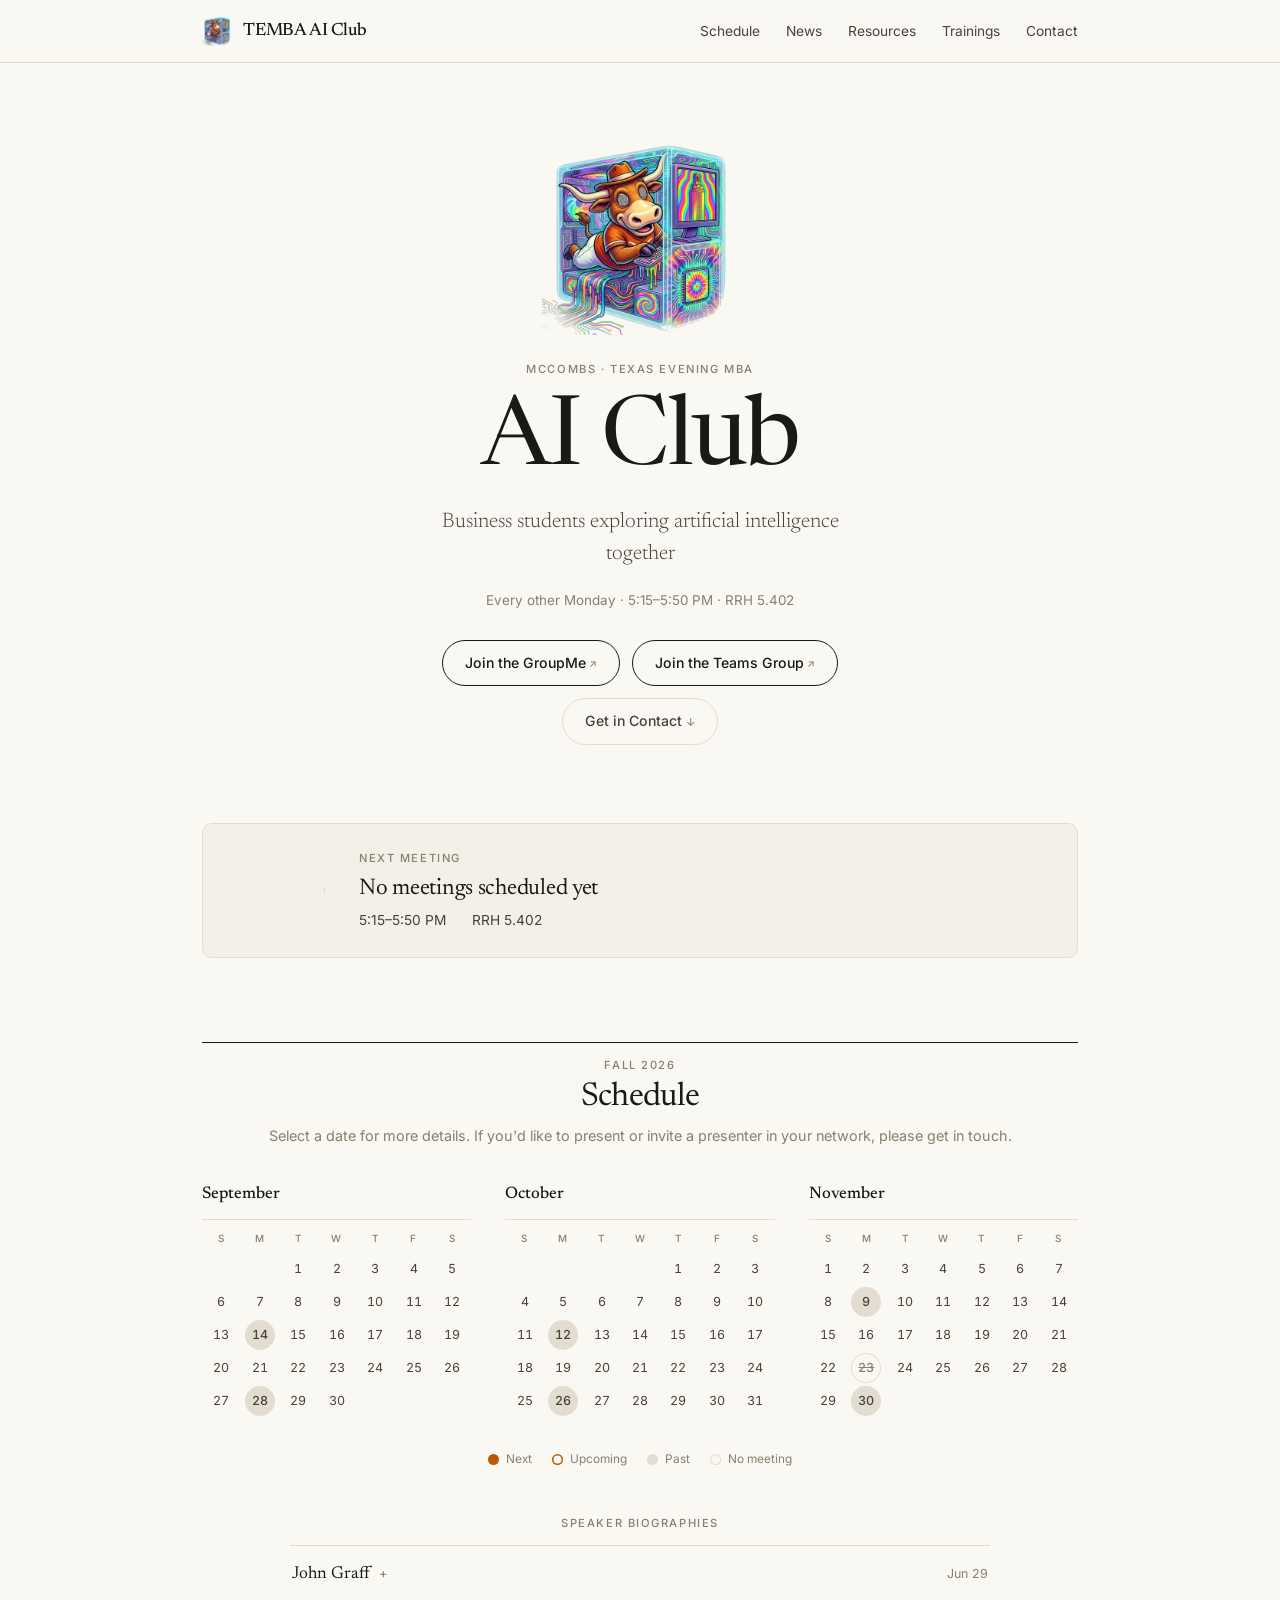
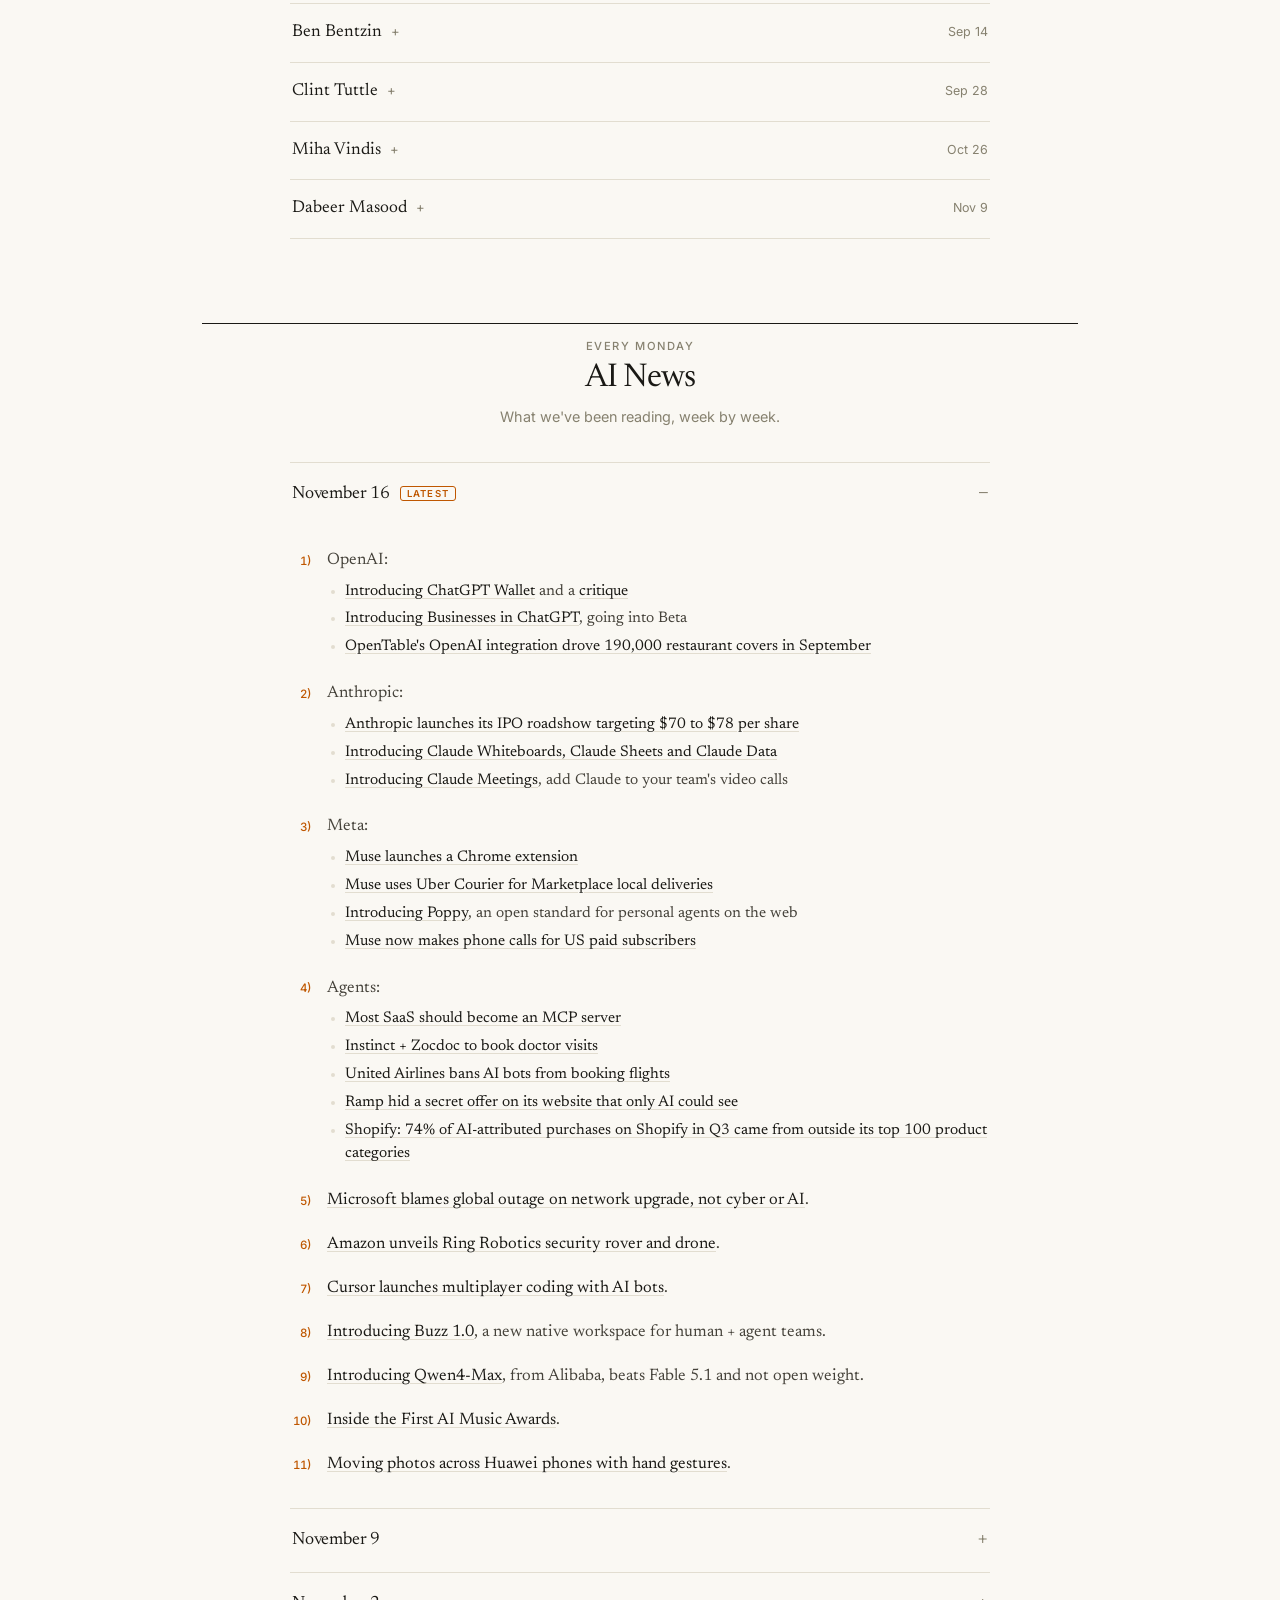
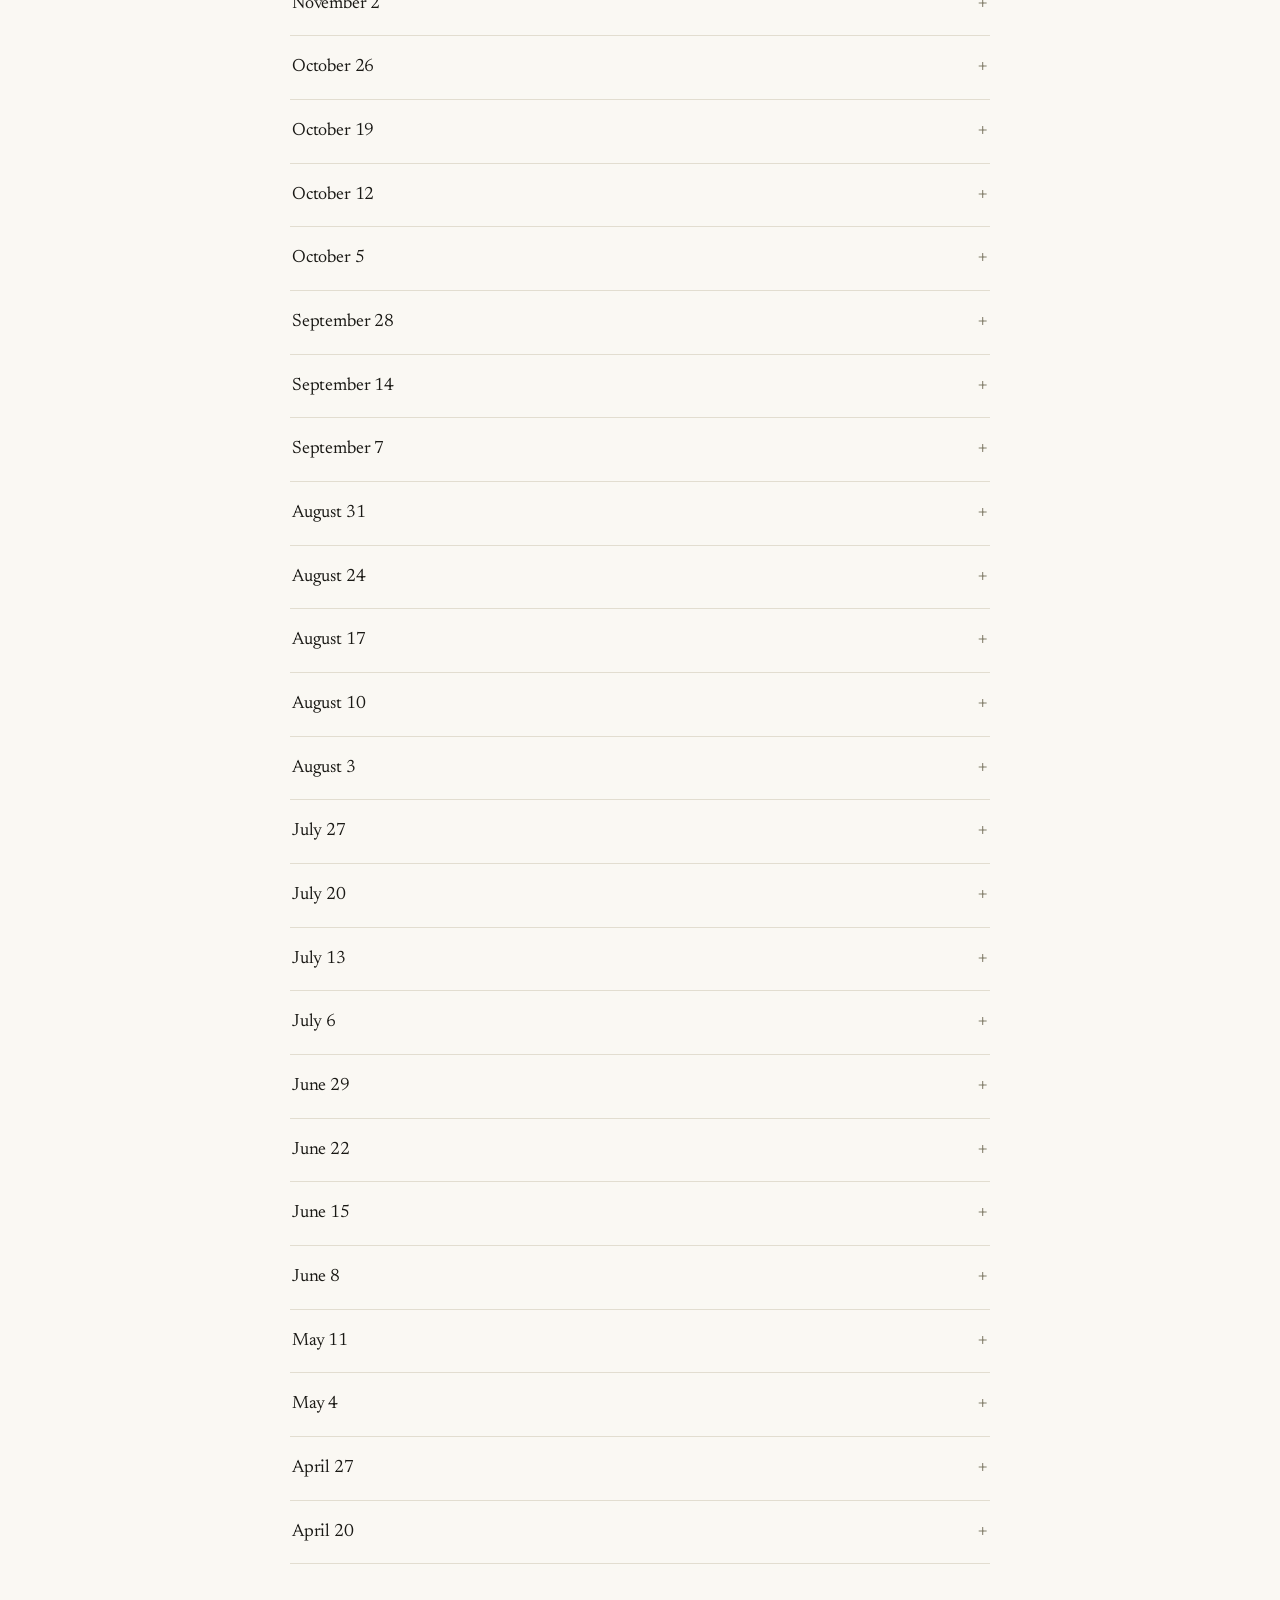
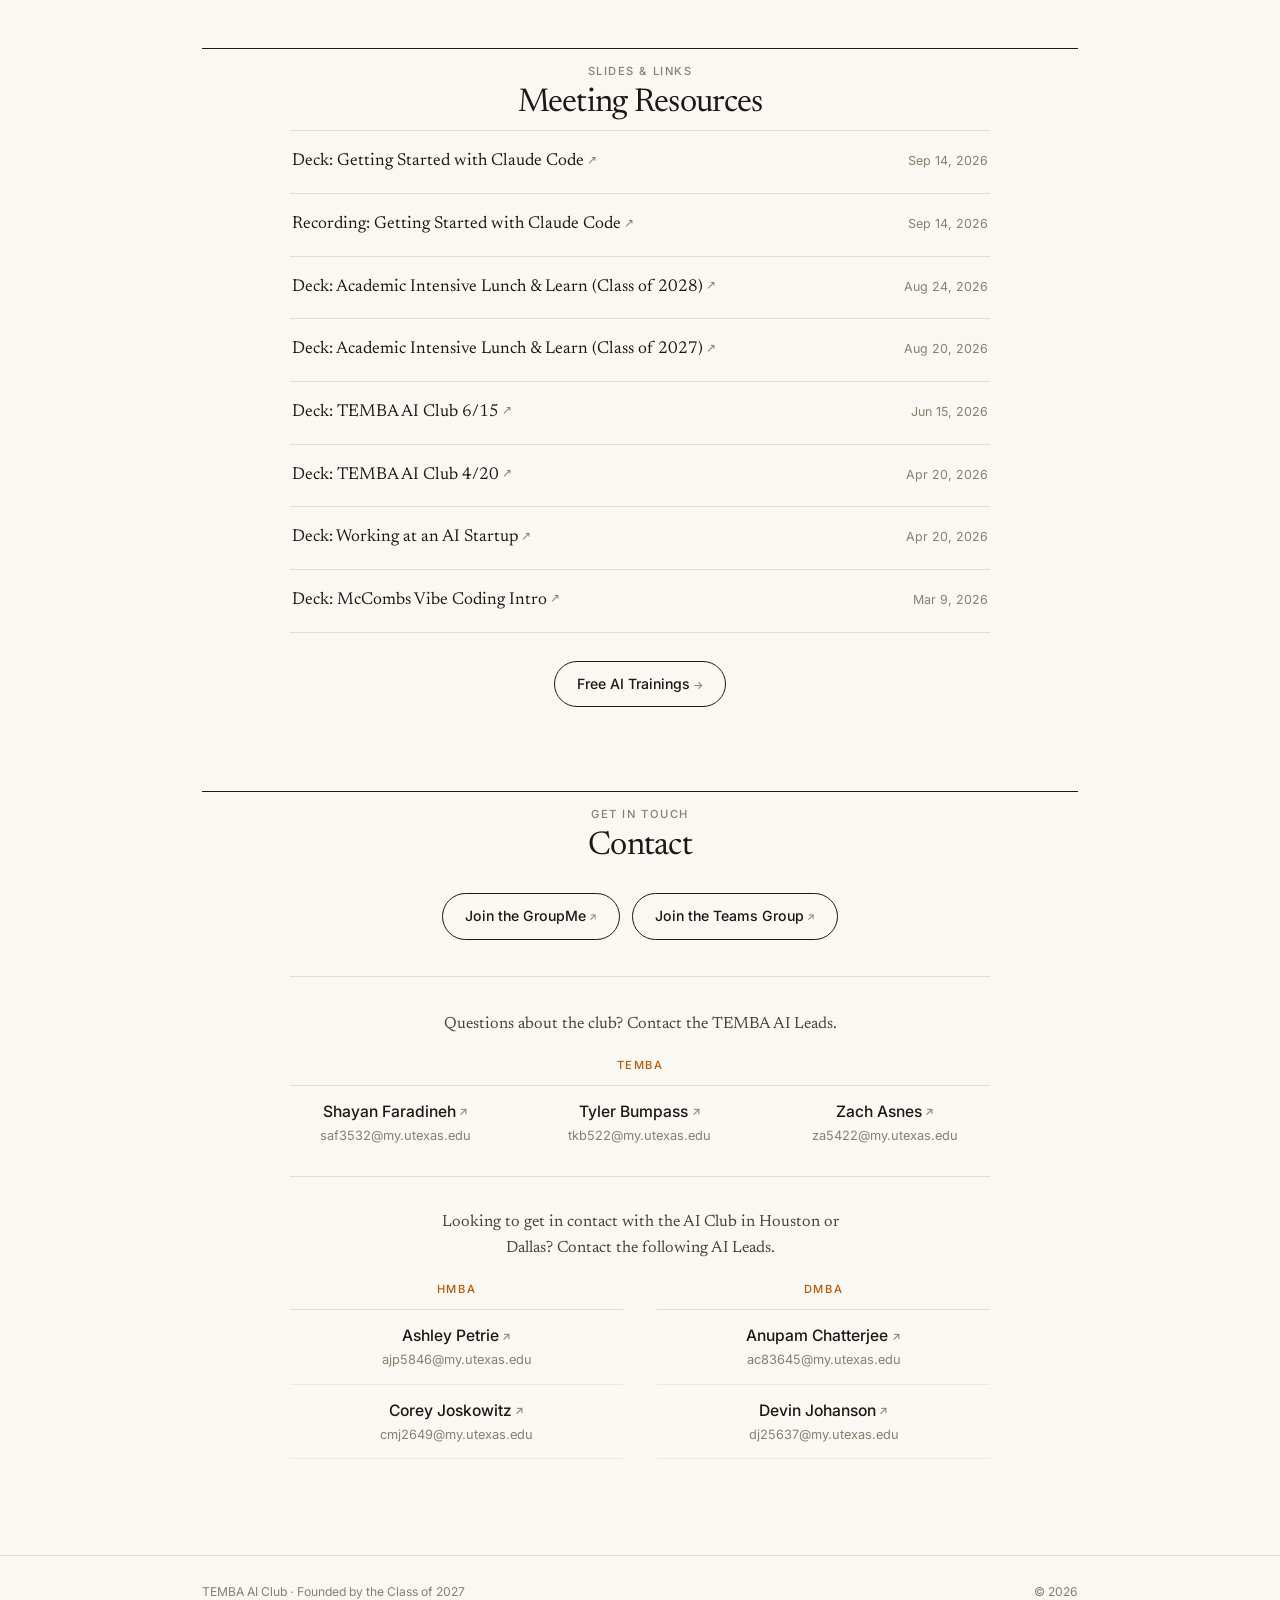
<file: index.html>
<!DOCTYPE html>
<html lang="en">
<head>
  <meta charset="UTF-8" />
  <meta name="viewport" content="width=device-width, initial-scale=1.0" />
  <title>Texas McCombs Evening MBA AI Club</title>
  <meta name="description" content="Texas McCombs Evening MBA AI Club. We knowledge share across AI & build things." />
  <meta property="og:title" content="Texas McCombs Evening MBA AI Club" />
  <meta property="og:description" content="A community of Texas McCombs Evening MBA students where we knowledge share across AI & build things together." />
  <meta property="og:image" content="https://temba-ai.vercel.app/logo.png" />
  <meta property="og:type" content="website" />
  <meta name="twitter:card" content="summary_large_image" />
  <meta name="twitter:title" content="Texas McCombs Evening MBA AI Club" />
  <meta name="twitter:description" content="A community of Texas McCombs Evening MBA students where we knowledge share across AI & build things together." />
  <meta name="twitter:image" content="https://temba-ai.vercel.app/logo.png" />
  <link rel="preconnect" href="https://fonts.googleapis.com" />
  <link rel="preconnect" href="https://fonts.gstatic.com" crossorigin />
  <link href="https://fonts.googleapis.com/css2?family=Newsreader:ital,opsz,wght@0,6..72,300..600;1,6..72,300..500&family=Inter:wght@400;500;600&display=swap" rel="stylesheet" />
  <link rel="icon" type="image/png" href="logo.png" />
  <link rel="stylesheet" href="styles.css" />
</head>
<body>
  <header class="masthead">
    <div class="wrap masthead-inner">
      <a class="wordmark" href="#top">
        <img src="logo_transparent_v3.png" alt="" onerror="this.style.display='none'" />
        <span>TEMBA AI Club</span>
      </a>
      <nav class="nav">
        <a href="#schedule">Schedule</a>
        <a href="#news">News</a>
        <a href="#resources">Resources</a>
        <a href="trainings.html">Trainings</a>
        <a href="#contact">Contact</a>
      </nav>
    </div>
  </header>

  <main id="top">
    <!-- Hero -->
    <section class="hero wrap">
      <div class="hero-mark">
        <img src="logo_transparent_v3.png" alt="TEMBA AI Club mascot" onerror="this.parentNode.style.display='none'" />
      </div>
      <p class="eyebrow">McCombs · Texas Evening MBA</p>
      <h1>AI Club</h1>
      <p class="lede" id="hero-tagline">Business students exploring artificial intelligence together</p>
      <p class="standing" id="hero-standing"></p>
      <div class="btn-row">
        <a class="btn" href="https://groupme.com/join_group/113731580/WzIQ0911" target="_blank" rel="noopener">
          Join the GroupMe<span class="ext">↗</span>
        </a>
        <a class="btn" href="https://teams.microsoft.com/l/team/19%3AoRWev19Wh7GdCSD5zrU8Dw3i6icqHihYvRBl53YLvYM1%40thread.tacv2/conversations?groupId=a74f1319-d4fa-4d52-b48a-2cbdb43dae64&amp;tenantId=31d7e2a5-bdd8-414e-9e97-bea998ebdfe1" target="_blank" rel="noopener">
          Join the Teams Group<span class="ext">↗</span>
        </a>
      </div>
      <div class="btn-row btn-row--sub">
        <a class="btn btn-soft" href="#contact">
          Get in Contact<span class="jump">↓</span>
        </a>
      </div>
    </section>

    <!-- Next meeting -->
    <section class="wrap">
      <div class="next" id="next-meeting">
        <div class="next-when">
          <span class="next-month" id="nm-month"></span>
          <span class="next-day" id="nm-daynum"></span>
          <span class="next-weekday" id="nm-weekday"></span>
        </div>
        <div class="next-what">
          <p class="eyebrow">Next meeting</p>
          <h2 id="nm-topic">Loading…</h2>
          <p class="next-meta">
            <span id="nm-time"></span>
            <span class="dot">·</span>
            <span id="nm-room"></span>
          </p>
        </div>
        <p class="next-count" id="nm-countdown"></p>
      </div>
    </section>

    <!-- Schedule -->
    <section class="section wrap" id="schedule">
      <div class="section-head">
        <p class="eyebrow">Fall 2026</p>
        <h2>Schedule</h2>
      </div>
      <p class="section-note">Select a date for more details. If you'd like to present or invite a presenter in your network, please get in touch.</p>
      <div class="calendar" id="calendar"></div>
      <ul class="legend">
        <li><span class="key key-next"></span>Next</li>
        <li><span class="key key-upcoming"></span>Upcoming</li>
        <li><span class="key key-past"></span>Past</li>
        <li><span class="key key-break"></span>No meeting</li>
      </ul>

      <div class="speakers-block" id="speakers-block" hidden>
        <p class="speakers-head">Speaker Biographies</p>
        <div class="speakers" id="speakers"></div>
      </div>
    </section>

    <!-- News -->
    <section class="section wrap" id="news">
      <div class="section-head">
        <p class="eyebrow">Every Monday</p>
        <h2>AI News</h2>
      </div>
      <p class="section-note">What we've been reading, week by week.</p>
      <div class="news" id="news-list"></div>
    </section>

    <!-- Resources -->
    <section class="section wrap" id="resources">
      <div class="section-head">
        <p class="eyebrow">Slides &amp; links</p>
        <h2>Meeting Resources</h2>
      </div>
      <div class="resources" id="resources-list"></div>
      <div class="btn-row">
        <a class="btn" href="trainings.html">
          Free AI Trainings<span class="jump">→</span>
        </a>
      </div>
    </section>

    <!-- Contact -->
    <section class="section wrap" id="contact">
      <div class="section-head">
        <p class="eyebrow">Get in touch</p>
        <h2>Contact</h2>
      </div>

      <div class="btn-row">
        <a class="btn" href="https://groupme.com/join_group/113731580/WzIQ0911" target="_blank" rel="noopener">
          Join the GroupMe<span class="ext">↗</span>
        </a>
        <a class="btn" href="https://teams.microsoft.com/l/team/19%3AoRWev19Wh7GdCSD5zrU8Dw3i6icqHihYvRBl53YLvYM1%40thread.tacv2/conversations?groupId=a74f1319-d4fa-4d52-b48a-2cbdb43dae64&amp;tenantId=31d7e2a5-bdd8-414e-9e97-bea998ebdfe1" target="_blank" rel="noopener">
          Join the Teams Group<span class="ext">↗</span>
        </a>
      </div>

      <div class="leads">
        <div class="leads-part">
          <p class="leads-intro">
            Questions about the club? Contact the TEMBA AI Leads.
          </p>
          <div class="lead-group">
            <p class="lead-program">TEMBA</p>
            <ul class="lead-list lead-list--row">
              <li>
                <a class="lead-name" href="https://www.linkedin.com/in/shayan-faradineh/" target="_blank" rel="noopener">Shayan Faradineh<span class="ext">↗</span></a>
                <a class="lead-email" href="mailto:saf3532@my.utexas.edu">saf3532@my.utexas.edu</a>
              </li>
              <li>
                <a class="lead-name" href="https://www.linkedin.com/in/tylerbumpass/" target="_blank" rel="noopener">Tyler Bumpass<span class="ext">↗</span></a>
                <a class="lead-email" href="mailto:tkb522@my.utexas.edu">tkb522@my.utexas.edu</a>
              </li>
              <li>
                <a class="lead-name" href="https://www.linkedin.com/in/zachary-asnes/" target="_blank" rel="noopener">Zach Asnes<span class="ext">↗</span></a>
                <a class="lead-email" href="mailto:za5422@my.utexas.edu">za5422@my.utexas.edu</a>
              </li>
            </ul>
          </div>
        </div>

        <div class="leads-part">
          <p class="leads-intro">
            Looking to get in contact with the AI Club in Houston or Dallas?
            Contact the following AI Leads.
          </p>
          <div class="leads-grid">
            <div class="lead-group">
              <p class="lead-program">HMBA</p>
              <ul class="lead-list">
                <li>
                  <a class="lead-name" href="https://www.linkedin.com/in/ashley-flanagan-petrie-663194157/" target="_blank" rel="noopener">Ashley Petrie<span class="ext">↗</span></a>
                <a class="lead-email" href="mailto:ajp5846@my.utexas.edu">ajp5846@my.utexas.edu</a>
                </li>
                <li>
                  <a class="lead-name" href="https://www.linkedin.com/in/corey-joskowitz-optimal/" target="_blank" rel="noopener">Corey Joskowitz<span class="ext">↗</span></a>
                <a class="lead-email" href="mailto:cmj2649@my.utexas.edu">cmj2649@my.utexas.edu</a>
                </li>
              </ul>
            </div>
            <div class="lead-group">
              <p class="lead-program">DMBA</p>
              <ul class="lead-list">
                <li>
                  <a class="lead-name" href="https://www.linkedin.com/in/anupamch/" target="_blank" rel="noopener">Anupam Chatterjee<span class="ext">↗</span></a>
                <a class="lead-email" href="mailto:ac83645@my.utexas.edu">ac83645@my.utexas.edu</a>
                </li>
                <li>
                  <a class="lead-name" href="https://www.linkedin.com/in/devin-johanson-71395a5a/" target="_blank" rel="noopener">Devin Johanson<span class="ext">↗</span></a>
                <a class="lead-email" href="mailto:dj25637@my.utexas.edu">dj25637@my.utexas.edu</a>
                </li>
              </ul>
            </div>
          </div>
        </div>
      </div>
    </section>
  </main>

  <footer class="footer">
    <div class="wrap">
      <span>TEMBA AI Club · Founded by the Class of 2027</span>
      <span class="footer-year">© <span id="footer-year"></span></span>
    </div>
  </footer>

  <script src="meetings.js"></script>
  <script src="news-data.js"></script>
  <script src="script.js"></script>
</body>
</html>
</file>
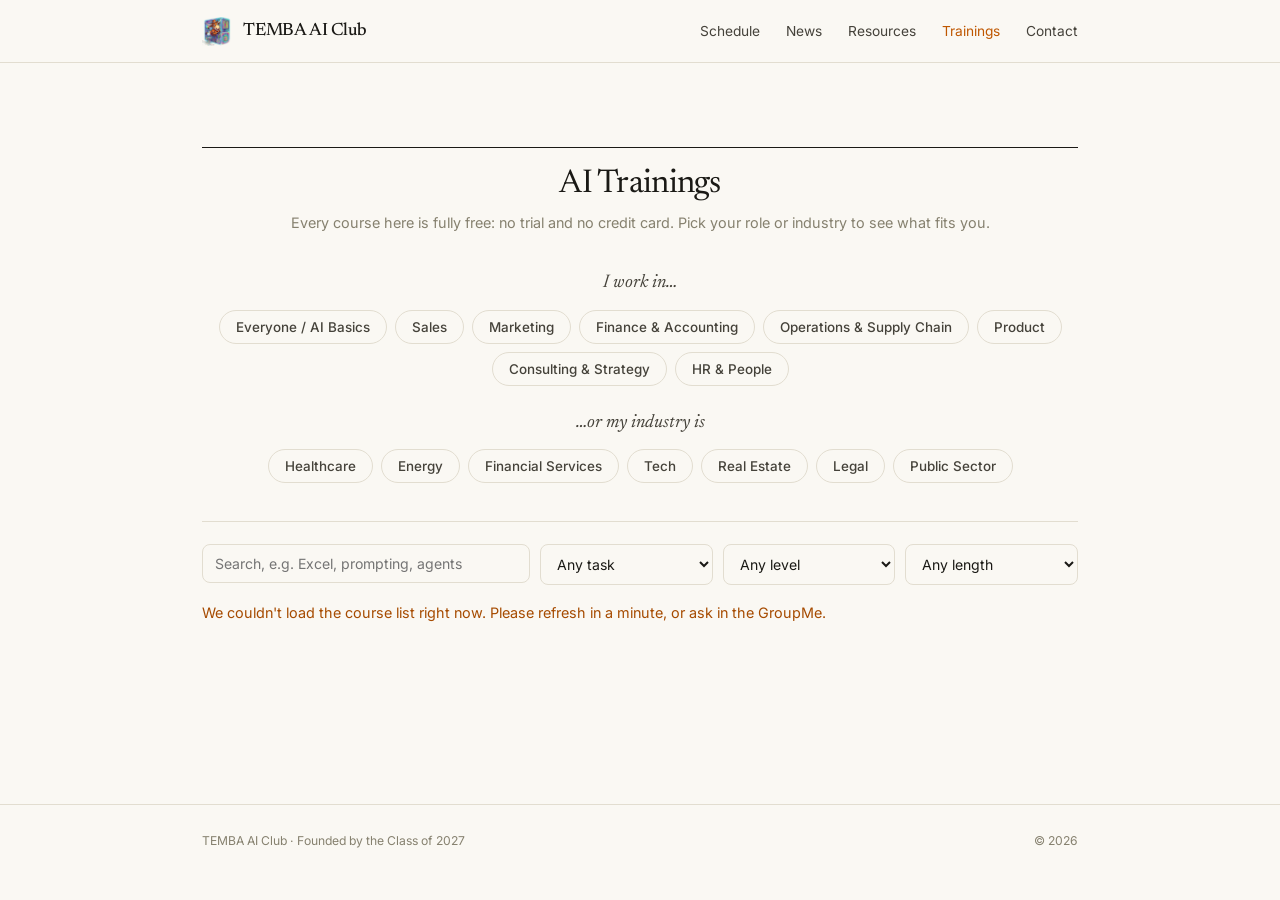
<file: trainings.html>
<!DOCTYPE html>
<html lang="en">
<head>
  <meta charset="UTF-8" />
  <meta name="viewport" content="width=device-width, initial-scale=1.0" />
  <title>Free AI Trainings · TEMBA AI Club</title>
  <meta name="description" content="Free, self-paced AI courses for business students, sorted by role and industry. Curated by the Texas McCombs Evening MBA AI Club." />
  <meta property="og:title" content="Free AI Trainings · TEMBA AI Club" />
  <meta property="og:description" content="Free, self-paced AI courses for business students, sorted by role and industry." />
  <meta property="og:image" content="https://temba-ai.vercel.app/logo.png" />
  <meta property="og:type" content="website" />
  <link rel="preconnect" href="https://fonts.googleapis.com" />
  <link rel="preconnect" href="https://fonts.gstatic.com" crossorigin />
  <link href="https://fonts.googleapis.com/css2?family=Newsreader:ital,opsz,wght@0,6..72,300..600;1,6..72,300..500&family=Inter:wght@400;500;600&display=swap" rel="stylesheet" />
  <link rel="icon" type="image/png" href="logo.png" />
  <link rel="stylesheet" href="styles.css" />
  <link rel="stylesheet" href="trainings.css" />
</head>
<body>
  <header class="masthead">
    <div class="wrap masthead-inner">
      <a class="wordmark" href="index.html#top">
        <img src="logo_transparent_v3.png" alt="" onerror="this.style.display='none'" />
        <span>TEMBA AI Club</span>
      </a>
      <nav class="nav">
        <a href="index.html#schedule">Schedule</a>
        <a href="index.html#news">News</a>
        <a href="index.html#resources">Resources</a>
        <a href="trainings.html" aria-current="page">Trainings</a>
        <a href="index.html#contact">Contact</a>
      </nav>
    </div>
  </header>

  <main id="top">
    <section class="section wrap tr-top">
      <div class="section-head">
        <h2>AI Trainings</h2>
      </div>
      <p class="section-note">Every course here is fully free: no trial and no credit card. Pick your role or industry to see what fits you.</p>

      <div class="tr-picker">
        <p class="tr-label" id="role-label">I work in…</p>
        <div class="tr-chips" id="role-chips" role="group" aria-labelledby="role-label"></div>
        <p class="tr-label" id="industry-label">…or my industry is</p>
        <div class="tr-chips" id="industry-chips" role="group" aria-labelledby="industry-label"></div>
      </div>

      <div class="tr-filters">
        <label class="tr-search">
          <span class="visually-hidden">Search courses</span>
          <input type="search" id="tr-q" placeholder="Search, e.g. Excel, prompting, agents" autocomplete="off" />
        </label>
        <label>
          <span class="visually-hidden">Task</span>
          <select id="tr-task"><option value="">Any task</option></select>
        </label>
        <label>
          <span class="visually-hidden">Level</span>
          <select id="tr-level">
            <option value="">Any level</option>
            <option value="beginner">Beginner</option>
            <option value="intermediate">Intermediate</option>
            <option value="advanced">Advanced</option>
          </select>
        </label>
        <label>
          <span class="visually-hidden">Time</span>
          <select id="tr-time">
            <option value="">Any length</option>
            <option value="short">Under 1 hour</option>
            <option value="medium">1–5 hours</option>
            <option value="long">5+ hours</option>
          </select>
        </label>
      </div>

      <p class="tr-status" id="tr-status" aria-live="polite">Loading courses…</p>
      <div id="tr-results"></div>
    </section>
  </main>

  <footer class="footer">
    <div class="wrap">
      <span>TEMBA AI Club · Founded by the Class of 2027</span>
      <span class="footer-year">© <span id="footer-year"></span></span>
    </div>
  </footer>

  <script src="trainings.js"></script>
</body>
</html>
</file>
<file: styles.css>
/* ============================================================
   TEMBA AI Club
   Editorial: warm paper, one accent, hairline rules, real type.
   ============================================================ */

:root {
  --paper:      #FAF8F3;
  --paper-2:    #F3F0E8;
  --ink:        #1A1915;
  --ink-soft:   #45423A;
  --muted:      #86816F;
  --rule:       #E2DDD0;
  --rule-soft:  #EDE9DE;
  --accent:     #BF5700;   /* burnt orange */
  --accent-dim: #A64B00;

  --serif: "Newsreader", Georgia, "Times New Roman", serif;
  --sans:  "Inter", -apple-system, BlinkMacSystemFont, "Segoe UI", sans-serif;
}

* { margin: 0; padding: 0; box-sizing: border-box; }

html {
  scroll-behavior: smooth;
  -webkit-text-size-adjust: 100%;
  background: var(--paper);
}

body {
  background: var(--paper);
  color: var(--ink);
  font-family: var(--sans);
  font-size: 16px;
  line-height: 1.6;
  -webkit-font-smoothing: antialiased;
  -moz-osx-font-smoothing: grayscale;
}

.wrap {
  max-width: 940px;
  margin: 0 auto;
  padding: 0 32px;
}

a { color: inherit; }

.eyebrow {
  font-family: var(--sans);
  font-size: 0.7rem;
  font-weight: 500;
  letter-spacing: 0.14em;
  text-transform: uppercase;
  color: var(--muted);
}

.ext {
  font-size: 0.72em;
  margin-left: 0.28em;
  vertical-align: 0.12em;
  color: var(--muted);
}

.dot { color: var(--rule); margin: 0 0.5em; }

/* ---------- Masthead ---------- */
.masthead {
  position: sticky;
  top: 0;
  z-index: 100;
  background: rgba(250, 248, 243, 0.92);
  backdrop-filter: saturate(180%) blur(8px);
  border-bottom: 1px solid var(--rule);
}

.masthead-inner {
  display: flex;
  align-items: center;
  justify-content: space-between;
  gap: 24px;
  height: 62px;
}

.wordmark {
  display: flex;
  align-items: center;
  gap: 11px;
  text-decoration: none;
  font-family: var(--serif);
  font-size: 1.12rem;
  font-weight: 500;
  letter-spacing: -0.01em;
  white-space: nowrap;
}

.wordmark img {
  width: 30px;
  height: 30px;
  object-fit: contain;
}

.nav {
  display: flex;
  align-items: center;
  gap: 26px;
  min-width: 0;                 /* let it shrink instead of pushing the page wide */
  overflow-x: auto;
  scrollbar-width: none;
  -ms-overflow-style: none;
}

.nav::-webkit-scrollbar { display: none; }

.nav a { white-space: nowrap; }

.nav a {
  font-size: 0.86rem;
  color: var(--ink-soft);
  text-decoration: none;
  transition: color 0.15s;
}

.nav a:hover { color: var(--accent); }

/* ---------- Hero ---------- */
.hero {
  display: flex;
  flex-direction: column;
  align-items: center;
  text-align: center;
  padding-top: 76px;
  padding-bottom: 78px;
}

.hero h1 {
  font-family: var(--serif);
  font-size: clamp(3.3rem, 9.5vw, 6rem);
  font-weight: 400;
  line-height: 1;
  letter-spacing: -0.018em;
  margin: 14px 0 0;
}

.lede {
  font-family: var(--serif);
  font-size: 1.32rem;
  font-weight: 300;
  line-height: 1.5;
  color: var(--ink-soft);
  max-width: 34ch;
  margin: 18px auto 0;
}

.standing {
  font-size: 0.84rem;
  color: var(--muted);
  margin-top: 20px;
}

.btn {
  display: inline-block;
  margin-top: 28px;
  padding: 11px 22px;
  border: 1px solid var(--ink);
  border-radius: 999px;
  font-size: 0.88rem;
  font-weight: 500;
  text-decoration: none;
  transition: background 0.18s, color 0.18s;
}

.btn:hover { background: var(--ink); color: var(--paper); }
.btn:hover .ext, .btn:hover .jump { color: var(--paper); }

/* Same weight as .ext, but pointing down the page rather than off it. */
.jump {
  font-size: 0.78em;
  margin-left: 0.34em;
  color: var(--muted);
}

/* The join and contact buttons sit side by side, and drop to one
   per line when there isn't room. */
.btn-row {
  display: flex;
  flex-wrap: wrap;
  justify-content: center;
  gap: 12px;
  margin-top: 28px;
}

.btn-row .btn { margin-top: 0; }

/* A quieter second row — same shape, less weight than the two joins. */
.btn-row--sub { margin-top: 12px; }

.btn-soft {
  border-color: var(--rule);
  color: var(--ink-soft);
}

.hero-mark { margin-bottom: 26px; }

/* The PNG carries its own alpha — no plate behind it, or we'd be
   painting back the black background we're trying to avoid. */
.hero-mark img {
  display: block;
  width: 196px;
  height: 196px;
  object-fit: contain;
  transition: transform 0.3s ease;
}

.hero-mark img:hover {
  transform: scale(1.04);
}

/* ---------- Next meeting ---------- */
.next {
  display: grid;
  grid-template-columns: auto 1fr auto;
  align-items: center;
  gap: 34px;
  padding: 26px 30px;
  background: var(--paper-2);
  border: 1px solid var(--rule);
  border-radius: 10px;
}

.next-when {
  display: grid;
  justify-items: center;
  line-height: 1;
  padding-right: 34px;
  border-right: 1px solid var(--rule);
  min-width: 92px;
}

.next-month {
  font-size: 0.68rem;
  font-weight: 600;
  letter-spacing: 0.16em;
  text-transform: uppercase;
  color: var(--accent);
}

.next-day {
  font-family: var(--serif);
  font-size: 3.1rem;
  font-weight: 400;
  letter-spacing: -0.03em;
  margin: 4px 0 3px;
}

.next-weekday {
  font-size: 0.72rem;
  color: var(--muted);
  letter-spacing: 0.04em;
}

.next-what h2 {
  font-family: var(--serif);
  font-size: 1.42rem;
  font-weight: 400;
  line-height: 1.25;
  letter-spacing: -0.012em;
  margin: 7px 0 6px;
}

.next-meta {
  font-size: 0.86rem;
  color: var(--ink-soft);
}

.next-count {
  font-size: 0.76rem;
  letter-spacing: 0.05em;
  color: var(--muted);
  white-space: nowrap;
  align-self: center;
}

/* ---------- Speakers ---------- */
.speakers-block {
  max-width: 700px;
  margin: 46px auto 0;
}

.speakers-head {
  font-family: var(--sans);
  font-size: 0.7rem;
  font-weight: 500;
  letter-spacing: 0.14em;
  text-transform: uppercase;
  color: var(--muted);
  text-align: center;
  padding-bottom: 12px;
  border-bottom: 1px solid var(--rule);
}

.speaker { border-bottom: 1px solid var(--rule); }

.speaker summary {
  display: flex;
  align-items: baseline;
  justify-content: space-between;
  gap: 16px;
  padding: 15px 2px;
  cursor: pointer;
  list-style: none;
}

.speaker summary::-webkit-details-marker { display: none; }
.speaker summary:hover .sp-name { color: var(--accent); }

.sp-name {
  font-family: var(--serif);
  font-size: 1.08rem;
  transition: color 0.15s;
}

.sp-name::after {
  content: "+";
  font-family: var(--sans);
  font-size: 0.82rem;
  color: var(--muted);
  margin-left: 9px;
}

.speaker[open] .sp-name::after { content: "–"; }

.sp-date {
  font-size: 0.78rem;
  color: var(--muted);
  white-space: nowrap;
}

.sp-bio {
  padding: 2px 2px 26px;
}

.sp-bio p {
  font-family: var(--serif);
  font-size: 1rem;
  line-height: 1.62;
  color: var(--ink-soft);
}

.sp-bio p + p { margin-top: 11px; }

/* ---------- Sections ---------- */
.section { padding-top: 84px; }

.section-head {
  border-top: 1px solid var(--ink);
  padding-top: 14px;
  margin-bottom: 8px;
  text-align: center;
}

.section-head h2 {
  font-family: var(--serif);
  font-size: 2.05rem;
  font-weight: 400;
  letter-spacing: -0.022em;
  line-height: 1.1;
  margin-top: 5px;
}

.section-note {
  font-size: 0.9rem;
  color: var(--muted);
  margin-bottom: 34px;
  text-align: center;
}

/* ---------- Calendar ---------- */
/* Flex rather than grid: a wrapped last month centres itself instead of
   sitting alone against the left edge. */
.calendar {
  position: relative;
  display: flex;
  flex-wrap: wrap;
  justify-content: center;
  gap: 44px 34px;
}

/* ---------- Day popover ---------- */
.cal-pop {
  position: absolute;
  z-index: 20;
  transform: translate(-50%, -100%);
  min-width: 150px;
  max-width: 232px;
  padding: 10px 13px 11px;
  background: #fff;
  border: 1px solid var(--rule);
  border-radius: 8px;
  box-shadow: 0 6px 20px rgba(26, 25, 21, 0.09);
  pointer-events: none;
  text-align: left;
}

.cal-pop::after {
  content: "";
  position: absolute;
  left: 50%;
  bottom: -4px;
  width: 7px;
  height: 7px;
  margin-left: -4px;
  background: #fff;
  border-right: 1px solid var(--rule);
  border-bottom: 1px solid var(--rule);
  transform: rotate(45deg);
}

.pop-topic {
  font-family: var(--serif);
  font-size: 0.96rem;
  line-height: 1.32;
  color: var(--ink);
}

.pop-meta {
  font-size: 0.74rem;
  color: var(--muted);
  margin-top: 4px;
}

.cal-month { flex: 1 1 200px; max-width: 290px; }

.cal-month-name {
  font-family: var(--serif);
  font-size: 1.05rem;
  font-weight: 500;
  padding-bottom: 11px;
  margin-bottom: 11px;
  border-bottom: 1px solid var(--rule);
}

.cal-wds, .cal-days {
  display: grid;
  grid-template-columns: repeat(7, 1fr);
  gap: 3px 0;
}

.cal-wd {
  font-size: 0.62rem;
  font-weight: 500;
  letter-spacing: 0.06em;
  color: var(--muted);
  text-align: center;
  padding-bottom: 7px;
}

.cal-day {
  position: relative;
  width: 30px;
  height: 30px;
  margin: 0 auto;
  display: flex;
  align-items: center;
  justify-content: center;
  font-size: 0.78rem;
  font-variant-numeric: tabular-nums;
  color: var(--ink-soft);
  border-radius: 50%;
}

.cal-day.empty { visibility: hidden; }

.cal-day.marked { cursor: pointer; font-weight: 500; }

.cal-day.marked:focus-visible {
  outline: 2px solid var(--accent);
  outline-offset: 2px;
}

.cal-day.is-pinned { box-shadow: inset 0 0 0 2px var(--ink); }
.cal-day.is-next.is-pinned { box-shadow: inset 0 0 0 2px var(--ink); }

.cal-day.is-next {
  background: var(--accent);
  color: #fff;
  font-weight: 600;
}

.cal-day.is-upcoming {
  box-shadow: inset 0 0 0 1.5px var(--accent);
  color: var(--accent);
}

.cal-day.is-past {
  background: var(--rule);
  color: var(--ink-soft);
}

.cal-day.is-break {
  box-shadow: inset 0 0 0 1px var(--rule);
  color: var(--muted);
  text-decoration: line-through;
  text-decoration-color: var(--muted);
}

.cal-day.is-today::after {
  content: "";
  position: absolute;
  bottom: 2px;
  width: 3px;
  height: 3px;
  border-radius: 50%;
  background: var(--accent);
}

.legend {
  display: flex;
  flex-wrap: wrap;
  justify-content: center;
  gap: 20px;
  list-style: none;
  margin-top: 34px;
  font-size: 0.74rem;
  color: var(--muted);
}

.legend li { display: flex; align-items: center; gap: 7px; }

.key {
  width: 11px;
  height: 11px;
  border-radius: 50%;
  display: inline-block;
}

.key-next     { background: var(--accent); }
.key-upcoming { box-shadow: inset 0 0 0 1.5px var(--accent); }
.key-past     { background: var(--rule); }
.key-break    { box-shadow: inset 0 0 0 1px var(--rule); }

/* ---------- News ---------- */
/* Column is centred on the page; the text inside stays left-aligned
   so every line starts at the same place — centred body copy is
   markedly harder to read. */
.news {
  border-top: 1px solid var(--rule);
  max-width: 700px;
  margin: 0 auto;
}

.news-week { border-bottom: 1px solid var(--rule); }

.news-week-header {
  display: flex;
  align-items: baseline;
  justify-content: space-between;
  gap: 16px;
  padding: 17px 2px;
  cursor: pointer;
  user-select: none;
}

.news-week-header:hover .news-date { color: var(--accent); }

.news-date {
  font-family: var(--serif);
  font-size: 1.12rem;
  font-weight: 400;
  letter-spacing: -0.01em;
  transition: color 0.15s;
}

.tag-latest {
  font-family: var(--sans);
  font-size: 0.6rem;
  font-weight: 600;
  letter-spacing: 0.12em;
  text-transform: uppercase;
  color: var(--accent);
  border: 1px solid var(--accent);
  border-radius: 3px;
  padding: 1px 6px;
  margin-left: 10px;
  vertical-align: 0.16em;
}

.news-toggle {
  font-size: 1.1rem;
  font-weight: 300;
  color: var(--muted);
  line-height: 1;
}

.news-week-body {
  display: none;
  padding: 4px 2px 30px;
}

.news-week.open .news-week-body { display: block; }

.nw-item {
  display: flex;
  gap: 15px;
  margin-top: 17px;
}

.nw-num {
  font-size: 0.72rem;
  font-weight: 500;
  font-variant-numeric: tabular-nums;
  color: var(--accent);
  min-width: 20px;
  text-align: right;
  padding-top: 0.42em;
  flex-shrink: 0;
}

.nw-body {
  font-family: var(--serif);
  font-size: 1.04rem;
  line-height: 1.62;
  color: var(--ink-soft);
}

.nw-body a {
  color: var(--ink);
  text-decoration: underline;
  text-decoration-color: var(--rule);
  text-decoration-thickness: 1px;
  text-underline-offset: 2.5px;
  transition: color 0.15s, text-decoration-color 0.15s;
}

.nw-body a:hover {
  color: var(--accent);
  text-decoration-color: var(--accent);
}

.nw-body strong { font-weight: 600; color: var(--ink); }

.nw-body ul {
  margin: 6px 0 0 18px;
  padding: 0;
}

.nw-body li {
  margin-bottom: 4px;
  font-size: 0.96rem;
  line-height: 1.55;
}

.nw-body li::marker { color: var(--rule); }

.nw-body li > ul {
  margin: 4px 0 7px 16px;
  list-style-type: circle;
}

.nw-body li li > ul { list-style-type: square; }

/* ---------- Resources ---------- */
.resources {
  border-top: 1px solid var(--rule);
  max-width: 700px;
  margin: 0 auto;
}

.resource {
  display: flex;
  align-items: baseline;
  justify-content: space-between;
  gap: 20px;
  padding: 17px 2px;
  border-bottom: 1px solid var(--rule);
  text-decoration: none;
  transition: padding-left 0.18s;
}

.resource:hover { padding-left: 8px; }
.resource:hover .rc-label { color: var(--accent); }

.rc-label {
  font-family: var(--serif);
  font-size: 1.08rem;
  transition: color 0.15s;
}

.rc-meta {
  font-size: 0.78rem;
  color: var(--muted);
  white-space: nowrap;
}

.empty-note {
  font-size: 0.9rem;
  color: var(--muted);
  font-style: italic;
  padding: 18px 0;
}

/* ---------- Contact ---------- */
.leads {
  max-width: 700px;
  margin: 36px auto 0;
  padding-top: 34px;
  border-top: 1px solid var(--rule);
}

.leads-part + .leads-part {
  margin-top: 30px;
  padding-top: 32px;
  border-top: 1px solid var(--rule);
}

.leads-intro {
  text-align: center;
  font-family: var(--serif);
  font-size: 1.02rem;
  line-height: 1.6;
  color: var(--ink-soft);
  max-width: 46ch;
  margin: 0 auto;
}

.leads-intro + .lead-group { margin-top: 20px; }

.leads-grid {
  display: grid;
  grid-template-columns: repeat(2, 1fr);
  gap: 34px;
  margin-top: 20px;
}

.lead-program {
  text-align: center;
  font-family: var(--sans);
  font-size: 0.7rem;
  font-weight: 500;
  letter-spacing: 0.14em;
  text-transform: uppercase;
  color: var(--accent);
  padding-bottom: 10px;
  border-bottom: 1px solid var(--rule);
}

.lead-list {
  list-style: none;
}

/* TEMBA sits across the full width — one rule under the label, names abreast. */
.lead-list--row {
  display: grid;
  grid-template-columns: repeat(3, 1fr);
  column-gap: 34px;
}

.lead-list li {
  text-align: center;
  padding: 13px 2px;
  border-bottom: 1px solid var(--rule-soft);
}

/* The part separator closes the TEMBA block — a segmented rule above it reads as noise. */
.lead-list--row li { border-bottom: none; padding-bottom: 0; }

/* Name links to LinkedIn, email opens mail — two targets, one row. */
.lead-name {
  display: block;
  font-family: var(--sans);
  font-size: 0.98rem;
  font-weight: 500;
  text-decoration: none;
  transition: color 0.15s;
}

a.lead-name:hover { color: var(--accent); }

.lead-email {
  display: block;
  font-size: 0.8rem;
  color: var(--muted);
  margin-top: 2px;
  text-decoration: none;
  transition: color 0.15s;
}

.lead-email:hover { color: var(--accent); }

/* ---------- Footer ---------- */
.footer {
  margin-top: 96px;
  border-top: 1px solid var(--rule);
  padding: 26px 0 40px;
}

.footer .wrap {
  display: flex;
  flex-wrap: wrap;
  justify-content: space-between;
  gap: 4px 16px;
  font-size: 0.76rem;
  color: var(--muted);
}

/* ---------- Responsive ---------- */
@media (max-width: 820px) {
  .calendar { gap: 38px 34px; }

  /* Slightly tighter day circles keep all three months on one row here —
     a month can't shrink below 7 × the circle width. */
  .cal-day { width: 27px; height: 27px; }
}

@media (max-width: 680px) {
  .wrap { padding: 0 22px; }

  .hero {
    padding-top: 48px;
    padding-bottom: 56px;
  }

  .hero-mark { margin-bottom: 24px; }
  .hero-mark img { width: 128px; height: 128px; }

  .next {
    grid-template-columns: auto 1fr;
    gap: 22px;
    padding: 22px;
  }

  .next-when { padding-right: 22px; min-width: 74px; }
  .next-day { font-size: 2.5rem; }

  .next-count {
    grid-column: 1 / -1;
    padding-top: 16px;
    border-top: 1px solid var(--rule);
  }

  .calendar { gap: 30px; }
  .cal-month { flex-basis: 100%; }
  .leads-grid { grid-template-columns: 1fr; gap: 26px; }

  /* Stacked, the TEMBA names need the same rhythm as the other columns. */
  .lead-list--row { grid-template-columns: 1fr; }
  .lead-list--row li { border-bottom: 1px solid var(--rule-soft); padding-bottom: 13px; }
  .lead-list--row li:last-child { border-bottom: none; padding-bottom: 0; }
  .section { padding-top: 62px; }
  .section-head h2 { font-size: 1.75rem; }

  .masthead-inner { gap: 14px; }
  .nav { gap: 12px; }
  .nav a { font-size: 0.78rem; }
  .nav .ext { display: none; }
  .wordmark span { display: none; }
}

/* Five nav links don't fit a phone at the 680px sizing, so tighten once more
   rather than let the last one sit clipped in the scroller. */
@media (max-width: 430px) {
  .masthead-inner { gap: 10px; }
  .nav { gap: 9px; }
  .nav a { font-size: 0.74rem; }
}
</file>
<file: trainings.css>
/* ============================================================
   TEMBA AI Club — Trainings page
   Builds on styles.css tokens; nothing here overrides the main page.
   ============================================================ */

.tr-top { padding-bottom: 84px; }

.visually-hidden {
  position: absolute;
  width: 1px; height: 1px;
  overflow: hidden;
  clip: rect(0 0 0 0);
  white-space: nowrap;
}

/* ---------- Role / industry picker ---------- */
.tr-picker { text-align: center; }

.tr-label {
  font-family: var(--serif);
  font-size: 1.15rem;
  font-style: italic;
  color: var(--ink-soft);
  margin: 22px 0 12px;
}

.tr-chips {
  display: flex;
  flex-wrap: wrap;
  justify-content: center;
  gap: 8px;
}

.tr-chip {
  font: 500 0.84rem var(--sans);
  color: var(--ink-soft);
  background: transparent;
  border: 1px solid var(--rule);
  border-radius: 999px;
  padding: 8px 16px;
  cursor: pointer;
  transition: background 0.15s, color 0.15s, border-color 0.15s;
}

.tr-chip:hover { border-color: var(--ink); color: var(--ink); }

.tr-chip[aria-pressed="true"] {
  background: var(--accent);
  border-color: var(--accent);
  color: var(--paper);
}

.tr-chip:focus-visible,
.tr-filters input:focus-visible,
.tr-filters select:focus-visible {
  outline: 2px solid var(--accent);
  outline-offset: 2px;
}

/* ---------- Filters ---------- */
.tr-filters {
  display: flex;
  flex-wrap: wrap;
  gap: 10px;
  margin: 38px 0 10px;
  padding-top: 22px;
  border-top: 1px solid var(--rule);
}

.tr-filters label { flex: 1 1 150px; }
.tr-filters .tr-search { flex: 3 1 260px; }

.tr-filters input,
.tr-filters select {
  width: 100%;
  font: 0.88rem var(--sans);
  color: var(--ink);
  background: var(--paper);
  border: 1px solid var(--rule);
  border-radius: 8px;
  padding: 10px 12px;
}

.tr-status {
  font-size: 0.9rem;
  color: var(--muted);
  margin: 16px 0 0;
  min-height: 1.4em;
}

.tr-status.is-error { color: var(--accent-dim); }

/* ---------- Results ---------- */
.tr-group { margin-top: 34px; }

.tr-group-head {
  font-size: 0.7rem;
  font-weight: 600;
  letter-spacing: 0.14em;
  text-transform: uppercase;
  color: var(--ink);
  padding-bottom: 10px;
  border-bottom: 1px solid var(--ink);
}

.tr-group-note {
  font-size: 0.85rem;
  color: var(--muted);
  margin-top: 8px;
}

.tr-grid {
  display: grid;
  grid-template-columns: repeat(2, minmax(0, 1fr));
  gap: 0 32px;
}

.tr-card {
  padding: 20px 0;
  border-bottom: 1px solid var(--rule);
}

.tr-card h3 {
  font-family: var(--serif);
  font-size: 1.22rem;
  font-weight: 500;
  line-height: 1.25;
  letter-spacing: -0.01em;
}

.tr-card h3 a { text-decoration: none; }
.tr-card h3 a:hover { color: var(--accent); }

.tr-meta {
  font-size: 0.78rem;
  color: var(--muted);
  margin-top: 5px;
}

.tr-desc {
  font-size: 0.9rem;
  color: var(--ink-soft);
  margin-top: 8px;
}

.tr-tags {
  display: flex;
  flex-wrap: wrap;
  gap: 5px;
  margin-top: 10px;
}

.tr-tags span {
  font-size: 0.7rem;
  color: var(--ink-soft);
  background: var(--paper-2);
  border-radius: 4px;
  padding: 2px 7px;
}

@media (max-width: 680px) {
  .tr-grid { grid-template-columns: 1fr; }
  .tr-top { padding-bottom: 56px; }
  .tr-label { font-size: 1.05rem; }
}

.nav a[aria-current="page"] { color: var(--accent); }
</file>
